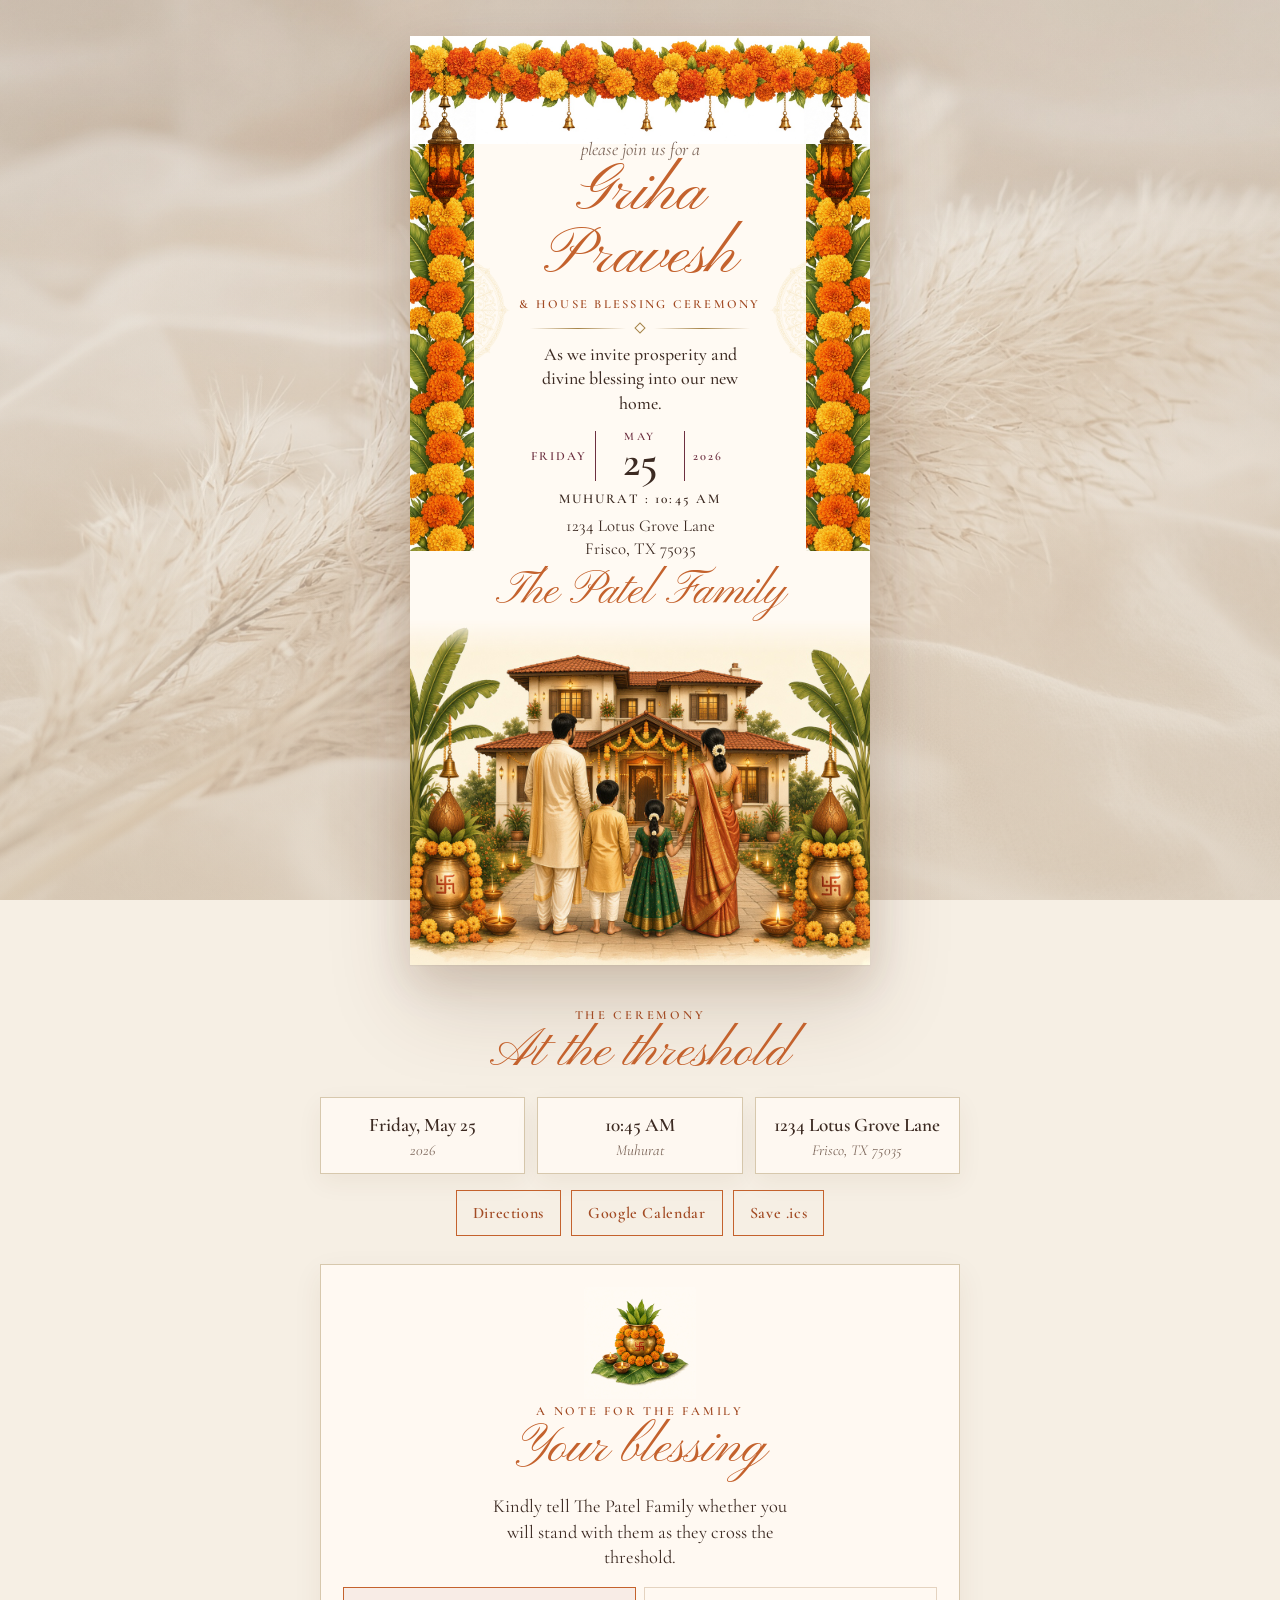
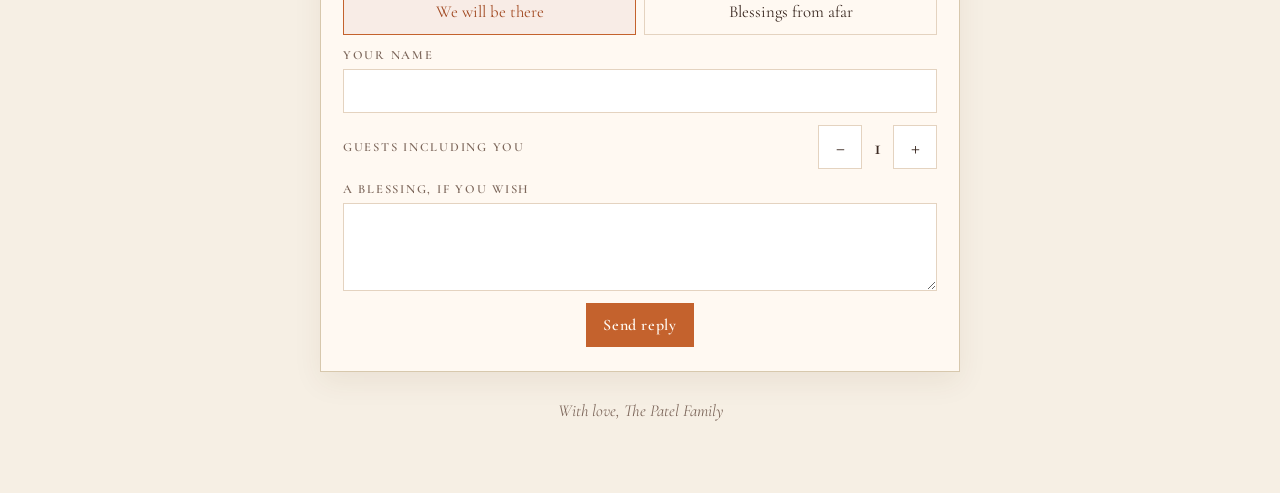
<file: index.html>
<!DOCTYPE html>
<html lang="en">
  <head>
    <meta charset="utf-8" />
    <meta name="viewport" content="width=device-width, initial-scale=1" />
    <title>Griha Pravesh · The Patel Family</title>
    <meta
      name="description"
      content="Please join the Patel family for Griha Pravesh, a house blessing ceremony on Friday, May 25, 2026 at 10:45 AM. 1234 Lotus Grove Lane, Frisco, Texas."
    />
    <meta name="theme-color" content="#F6EFE4" />
    <link rel="preconnect" href="https://fonts.googleapis.com" />
    <link rel="preconnect" href="https://fonts.gstatic.com" crossorigin />
    <link
      href="https://fonts.googleapis.com/css2?family=Cormorant+Garamond:ital,wght@0,400;0,500;0,600;0,700;1,400;1,500;1,600&family=Pinyon+Script&display=swap"
      rel="stylesheet"
    />
    <style>
      :root {
        --color-ivory: #f6efe4;
        --color-paper: #fffaf3;
        --color-ink: #3c2a22;
        --color-muted: #7d675b;
        --color-marigold: #c4622d;
        --color-saffron: #a24b24;
        --color-gold: #a68448;
        --color-maroon: #6d3040;
        --color-line: #e4d3c0;
        --font-script: "Pinyon Script", cursive;
        --font-serif: "Cormorant Garamond", Georgia, serif;
        --shadow-card:
          0 1px 1px rgba(90, 55, 25, 0.05), 0 16px 40px rgba(90, 50, 20, 0.14),
          0 42px 80px rgba(80, 45, 18, 0.16);
      }
      button:not(:disabled),
      [role="button"]:not(:disabled) {
        cursor: pointer;
      }
      html {
        scroll-behavior: smooth;
      }
      body {
        margin: 0;
        min-height: 100vh;
        color: var(--color-ink);
        font-family: var(--font-serif);
        background: var(--color-ivory);
      }
      @media (prefers-reduced-motion: reduce) {
        html {
          scroll-behavior: auto;
        }
        *,
        *::before,
        *::after {
          animation: none !important;
          transition: none !important;
        }
      }
      .stage {
        position: relative;
        min-height: 100vh;
        isolation: isolate;
      }
      .stage-bg {
        position: fixed;
        inset: 0;
        z-index: -2;
        background:
          linear-gradient(180deg, rgba(246, 239, 228, 0.42), rgba(243, 232, 216, 0.72)),
          url("art/pampas.jpg") center / cover no-repeat;
      }
      .stage-bg::after {
        content: "";
        position: absolute;
        inset: 0;
        background: radial-gradient(ellipse at center, transparent 40%, rgba(90, 60, 30, 0.08) 100%);
      }
      .wrap {
        width: min(880px, calc(100% - 32px));
        margin: 0 auto;
        padding: 36px 0 72px;
      }
      .card {
        position: relative;
        width: min(460px, 100%);
        margin: 0 auto;
        background: var(--color-paper);
        box-shadow: var(--shadow-card);
        isolation: isolate;
        overflow: hidden;
        animation: rise 900ms ease both;
      }
      @keyframes rise {
        from {
          opacity: 0;
          transform: translateY(16px);
        }
        to {
          opacity: 1;
          transform: none;
        }
      }
      .garland-top {
        position: relative;
        z-index: 4;
        height: 108px;
        overflow: hidden;
        pointer-events: none;
      }
      .garland-top img {
        width: 100%;
        height: 100%;
        object-fit: cover;
        object-position: center 46%;
        mix-blend-mode: multiply;
      }
      .side {
        position: absolute;
        top: 88px;
        height: 46%;
        width: 64px;
        z-index: 3;
        overflow: hidden;
        pointer-events: none;
      }
      .side img {
        position: absolute;
        top: 0;
        height: 100%;
        width: 180%;
        max-width: none;
        left: 50%;
        transform: translateX(-50%);
        object-fit: cover;
        object-position: center;
        mix-blend-mode: multiply;
      }
      .side-left {
        left: 0;
      }
      .side-right {
        right: 0;
      }
      .side-right img {
        transform: translateX(-50%) scaleX(-1);
      }
      .lantern {
        position: absolute;
        top: 22px;
        width: 64px;
        height: 168px;
        z-index: 5;
        object-fit: cover;
        object-position: center top;
        mix-blend-mode: multiply;
        pointer-events: none;
        animation: glow 3.6s ease-in-out infinite;
      }
      .lantern-left {
        left: 2px;
      }
      .lantern-right {
        right: 2px;
      }
      @keyframes glow {
        0%,
        100% {
          filter: brightness(1);
        }
        50% {
          filter: brightness(1.08);
        }
      }
      .copy {
        position: relative;
        z-index: 4;
        margin-top: -6px;
        padding: 0 76px 0;
        text-align: center;
      }
      .mandala {
        position: absolute;
        top: 210px;
        width: 132px;
        opacity: 0.42;
        mix-blend-mode: multiply;
        pointer-events: none;
        z-index: 1;
      }
      .mandala-left {
        left: -28px;
      }
      .mandala-right {
        right: -28px;
      }
      .kicker {
        margin: 0;
        font-style: italic;
        font-size: 1.15rem;
        color: var(--color-muted);
      }
      .title {
        margin: 2px 0 0;
        font-family: var(--font-script);
        font-weight: 400;
        font-size: 4.15rem;
        line-height: 0.95;
        color: var(--color-marigold);
      }
      .subtitle {
        margin: 8px 0 0;
        font-size: 0.78rem;
        font-weight: 600;
        letter-spacing: 0.18em;
        text-transform: uppercase;
        color: var(--color-saffron);
      }
      .flourish {
        display: flex;
        align-items: center;
        justify-content: center;
        gap: 10px;
        margin: 12px auto 10px;
        width: min(220px, 80%);
      }
      .flourish span {
        flex: 1;
        height: 1px;
        background: linear-gradient(90deg, transparent, var(--color-gold), transparent);
      }
      .flourish i {
        width: 6px;
        height: 6px;
        border: 1px solid var(--color-gold);
        transform: rotate(45deg);
      }
      .verse {
        margin: 0 auto;
        max-width: 26ch;
        font-size: 1.12rem;
        font-weight: 500;
        line-height: 1.35;
      }
      .datelock {
        display: grid;
        grid-template-columns: 1fr auto 1fr;
        align-items: center;
        gap: 8px;
        margin: 16px auto 4px;
        max-width: 280px;
      }
      .datelock-side {
        font-size: 0.78rem;
        font-weight: 600;
        letter-spacing: 0.16em;
        text-transform: uppercase;
        color: var(--color-maroon);
      }
      .datelock-side:first-child {
        text-align: right;
      }
      .datelock-side:last-child {
        text-align: left;
      }
      .datelock-mid {
        display: flex;
        flex-direction: column;
        align-items: center;
        min-width: 72px;
        padding: 0 8px;
        border-left: 1px solid var(--color-maroon);
        border-right: 1px solid var(--color-maroon);
      }
      .datelock-month {
        font-size: 0.72rem;
        font-weight: 600;
        letter-spacing: 0.22em;
        text-transform: uppercase;
        color: var(--color-maroon);
        line-height: 1;
      }
      .datelock-day {
        font-size: 2.7rem;
        font-weight: 600;
        line-height: 0.9;
      }
      .muhurat {
        margin: 10px 0 0;
        font-size: 0.84rem;
        font-weight: 600;
        letter-spacing: 0.16em;
        text-transform: uppercase;
      }
      .address {
        margin: 8px 0 0;
        font-size: 1.05rem;
        line-height: 1.35;
      }
      .family {
        margin: 10px 0 0;
        font-family: var(--font-script);
        font-size: 2.85rem;
        font-weight: 400;
        line-height: 1;
        color: var(--color-marigold);
      }
      .scene-wrap {
        position: relative;
        z-index: 4;
        margin-top: 4px;
        line-height: 0;
      }
      .scene-wrap img {
        width: 100%;
        height: auto;
        display: block;
        -webkit-mask-image: linear-gradient(to bottom, transparent 0%, #000 9%, #000 100%);
        mask-image: linear-gradient(to bottom, transparent 0%, #000 9%, #000 100%);
      }
      .gathering {
        width: min(640px, 100%);
        margin: 42px auto 0;
        animation: rise 900ms 120ms ease both;
      }
      .eyebrow {
        margin: 0;
        text-align: center;
        font-size: 0.78rem;
        font-weight: 600;
        letter-spacing: 0.22em;
        text-transform: uppercase;
        color: var(--color-saffron);
      }
      .script-h {
        margin: 2px 0 18px;
        text-align: center;
        font-family: var(--font-script);
        font-size: 3.4rem;
        font-weight: 400;
        line-height: 1;
        color: var(--color-marigold);
      }
      .facts {
        display: grid;
        grid-template-columns: repeat(3, 1fr);
        gap: 12px;
      }
      .fact {
        background: color-mix(in srgb, var(--color-paper) 88%, transparent);
        border: 1px solid color-mix(in srgb, var(--color-gold) 45%, white);
        padding: 16px 14px 14px;
        text-align: center;
        box-shadow: 0 8px 24px rgba(90, 50, 20, 0.06);
      }
      .fact b {
        display: block;
        font-size: 1.2rem;
        font-weight: 600;
        line-height: 1.2;
      }
      .fact span {
        display: block;
        margin-top: 4px;
        font-size: 0.95rem;
        font-style: italic;
        color: var(--color-muted);
      }
      .actions {
        display: flex;
        flex-wrap: wrap;
        justify-content: center;
        gap: 10px;
        margin: 16px 0 8px;
      }
      .btn {
        display: inline-flex;
        align-items: center;
        justify-content: center;
        gap: 8px;
        min-height: 44px;
        padding: 0 16px;
        border: 1px solid var(--color-marigold);
        background: transparent;
        color: var(--color-saffron);
        font-family: var(--font-serif);
        font-size: 1rem;
        font-weight: 600;
        letter-spacing: 0.04em;
        text-decoration: none;
      }
      .btn:hover {
        background: var(--color-marigold);
        color: var(--color-paper);
      }
      .btn svg {
        width: 16px;
        height: 16px;
      }
      .btn-solid {
        background: var(--color-marigold);
        color: var(--color-paper);
      }
      .btn-solid:hover {
        background: var(--color-saffron);
        color: var(--color-paper);
      }
      .rsvp {
        margin-top: 28px;
        background: color-mix(in srgb, var(--color-paper) 92%, transparent);
        border: 1px solid color-mix(in srgb, var(--color-gold) 45%, white);
        padding: 22px 22px 24px;
        box-shadow: 0 10px 28px rgba(90, 50, 20, 0.07);
        text-align: center;
      }
      .kalash {
        width: 112px;
        height: auto;
        margin: 0 auto 4px;
        mix-blend-mode: multiply;
        display: block;
      }
      .lead {
        margin: 0 auto 16px;
        max-width: 36ch;
        font-size: 1.15rem;
        line-height: 1.4;
      }
      .choice {
        display: grid;
        grid-template-columns: 1fr 1fr;
        gap: 8px;
        margin-bottom: 12px;
      }
      .choice button {
        min-height: 48px;
        border: 1px solid var(--color-line);
        background: transparent;
        color: var(--color-ink);
        font-family: var(--font-serif);
        font-size: 1.05rem;
        padding: 8px 10px;
      }
      .choice button[aria-pressed="true"] {
        border-color: var(--color-marigold);
        background: color-mix(in srgb, var(--color-marigold) 12%, white);
        color: var(--color-saffron);
      }
      .field {
        display: flex;
        flex-direction: column;
        gap: 6px;
        text-align: left;
        margin-bottom: 12px;
      }
      .field span,
      .stepper-label {
        font-size: 0.78rem;
        font-weight: 600;
        letter-spacing: 0.14em;
        text-transform: uppercase;
        color: var(--color-muted);
      }
      .field input,
      .field textarea {
        width: 100%;
        box-sizing: border-box;
        border: 1px solid var(--color-line);
        background: white;
        color: var(--color-ink);
        font-family: var(--font-serif);
        font-size: 1.15rem;
        padding: 10px 12px;
        outline: none;
      }
      .field textarea {
        min-height: 88px;
        resize: vertical;
      }
      .field input:focus,
      .field textarea:focus {
        border-color: var(--color-gold);
      }
      .stepper {
        display: flex;
        align-items: center;
        justify-content: space-between;
        gap: 12px;
        margin-bottom: 12px;
      }
      .stepper-controls {
        display: flex;
        align-items: center;
        gap: 8px;
      }
      .stepper-controls button {
        width: 44px;
        height: 44px;
        border: 1px solid var(--color-line);
        background: white;
        color: var(--color-ink);
        font-family: var(--font-serif);
        font-size: 1.4rem;
        line-height: 1;
      }
      .stepper-controls strong {
        min-width: 1.5ch;
        text-align: center;
        font-size: 1.35rem;
        font-weight: 600;
      }
      .form-error {
        margin: 0 0 10px;
        color: var(--color-maroon);
        font-style: italic;
      }
      .confirm {
        padding: 8px 8px 4px;
      }
      .confirm h3 {
        margin: 0;
        font-family: var(--font-script);
        font-size: 2.6rem;
        font-weight: 400;
        color: var(--color-marigold);
        line-height: 1;
      }
      .confirm p {
        margin: 8px auto 0;
        max-width: 36ch;
        font-size: 1.15rem;
        line-height: 1.45;
      }
      .meta {
        margin-top: 6px;
        font-style: italic;
        color: var(--color-muted);
      }
      .foot {
        margin: 28px 0 0;
        text-align: center;
        font-style: italic;
        color: var(--color-muted);
        font-size: 1.05rem;
      }
      [hidden] {
        display: none !important;
      }
      @media (max-width: 720px) {
        .wrap {
          width: min(100% - 20px, 880px);
          padding-top: 16px;
        }
        .facts {
          grid-template-columns: 1fr;
        }
        .copy {
          padding-left: 58px;
          padding-right: 58px;
        }
        .title {
          font-size: 3.15rem;
        }
        .family {
          font-size: 2.35rem;
        }
        .garland-top {
          height: 84px;
        }
        .lantern {
          width: 50px;
          height: 132px;
          top: 18px;
        }
        .side {
          width: 42px;
          top: 72px;
          height: 42%;
        }
        .mandala {
          width: 100px;
          top: 180px;
          opacity: 0.32;
        }
        .choice {
          grid-template-columns: 1fr;
        }
      }
      @media print {
        .stage-bg,
        .gathering {
          display: none;
        }
        .card {
          box-shadow: none;
          width: 100%;
        }
      }
    </style>
  </head>
  <body>
    <main class="stage">
      <div class="stage-bg" aria-hidden="true"></div>
      <div class="wrap">
        <article class="card" aria-label="Griha Pravesh invitation from the Patel family">
          <div class="garland-top"><img src="art/garland.jpg" alt="" /></div>
          <div class="side side-left" aria-hidden="true"><img src="art/side.jpg" alt="" /></div>
          <div class="side side-right" aria-hidden="true"><img src="art/side.jpg" alt="" /></div>
          <img class="lantern lantern-left" src="art/lantern.jpg" alt="" />
          <img class="lantern lantern-right" src="art/lantern.jpg" alt="" />
          <img class="mandala mandala-left" src="art/mandala.jpg" alt="" />
          <img class="mandala mandala-right" src="art/mandala.jpg" alt="" />
          <div class="copy">
            <p class="kicker">please join us for a</p>
            <h1 class="title">Griha Pravesh</h1>
            <p class="subtitle">& House Blessing Ceremony</p>
            <div class="flourish" aria-hidden="true"><span></span><i></i><span></span></div>
            <p class="verse">As we invite prosperity and divine blessing into our new home.</p>
            <div class="datelock">
              <div class="datelock-side">Friday</div>
              <div class="datelock-mid">
                <div class="datelock-month">May</div>
                <div class="datelock-day">25</div>
              </div>
              <div class="datelock-side">2026</div>
            </div>
            <p class="muhurat">Muhurat : 10:45 AM</p>
            <p class="address">1234 Lotus Grove Lane<br />Frisco, TX 75035</p>
            <p class="family">The Patel Family</p>
          </div>
          <div class="scene-wrap">
            <img src="art/scene.jpg" alt="The Patel family walking toward their marigold-draped new home" />
          </div>
        </article>

        <section class="gathering" aria-labelledby="gathering-title">
          <p class="eyebrow">The ceremony</p>
          <h2 class="script-h" id="gathering-title">At the threshold</h2>
          <div class="facts">
            <div class="fact"><b>Friday, May 25</b><span>2026</span></div>
            <div class="fact"><b>10:45 AM</b><span>Muhurat</span></div>
            <div class="fact"><b>1234 Lotus Grove Lane</b><span>Frisco, TX 75035</span></div>
          </div>
          <div class="actions">
            <a class="btn" href="https://www.google.com/maps/search/?api=1&query=1234%20Lotus%20Grove%20Lane%2C%20Frisco%2C%20TX%2075035" target="_blank" rel="noreferrer">Directions</a>
            <a class="btn" id="gcal" target="_blank" rel="noreferrer">Google Calendar</a>
            <button class="btn" type="button" id="ics">Save .ics</button>
          </div>
          <div class="rsvp">
            <img class="kalash" src="art/kalash.jpg" alt="" />
            <p class="eyebrow">A note for the family</p>
            <h2 class="script-h">Your blessing</h2>
            <form id="form">
              <p class="lead">Kindly tell The Patel Family whether you will stand with them as they cross the threshold.</p>
              <div class="choice" role="group" aria-label="Will you attend">
                <button type="button" id="coming-yes" aria-pressed="true">We will be there</button>
                <button type="button" id="coming-afar" aria-pressed="false">Blessings from afar</button>
              </div>
              <label class="field"><span>Your name</span><input id="name" autocomplete="name" maxlength="80" /></label>
              <div class="stepper" id="stepper">
                <span class="stepper-label">Guests including you</span>
                <div class="stepper-controls">
                  <button type="button" id="fewer" aria-label="Fewer guests">−</button>
                  <strong id="guest-count">1</strong>
                  <button type="button" id="more" aria-label="More guests">+</button>
                </div>
              </div>
              <label class="field"><span>A blessing, if you wish</span><textarea id="note" maxlength="400"></textarea></label>
              <p class="form-error" id="error" hidden>Please share your name.</p>
              <button class="btn btn-solid" type="submit" id="submit">Send reply</button>
            </form>
            <div class="confirm" id="confirm" hidden>
              <h3 id="confirm-title">We will look for you</h3>
              <p id="confirm-body"></p>
              <p class="meta" id="confirm-note" hidden></p>
              <p class="meta" id="confirm-where">Saved on this device only.</p>
              <div class="actions"><button class="btn" type="button" id="edit">Edit reply</button></div>
            </div>
          </div>
          <p class="foot">With love, The Patel Family</p>
        </section>
      </div>
    </main>
    <script>
      const KEY = "griha-pravesh-patel-reply";
      // Paste your Google Apps Script URL here. It must end with /exec. Leave "" until that script is deployed.
      const SHEET_URL = "https://script.google.com/macros/s/AKfycbyccc6lpBI6nw9CPlRm1aHGAPQM51-HeWSmaTjrWnAK_ek91e4apKFHhG8_8E_YqrK9dg/exec";
      const gcal = document.getElementById("gcal");
      gcal.href =
        "https://calendar.google.com/calendar/render?action=TEMPLATE&text=" +
        encodeURIComponent("Griha Pravesh — The Patel Family") +
        "&dates=20260525T154500Z/20260525T174500Z&details=" +
        encodeURIComponent("House blessing ceremony. Muhurat 10:45 AM.") +
        "&location=" +
        encodeURIComponent("1234 Lotus Grove Lane, Frisco, TX 75035");

      document.getElementById("ics").addEventListener("click", function () {
        const ics = [
          "BEGIN:VCALENDAR",
          "VERSION:2.0",
          "PRODID:-//Patel Family//Griha Pravesh//EN",
          "BEGIN:VEVENT",
          "UID:griha-pravesh-patel-20260525@invitation",
          "DTSTAMP:20260525T154500Z",
          "DTSTART:20260525T154500Z",
          "DTEND:20260525T174500Z",
          "SUMMARY:Griha Pravesh — The Patel Family",
          "DESCRIPTION:House blessing ceremony. Muhurat 10:45 AM.",
          "LOCATION:1234 Lotus Grove Lane\\, Frisco\\, TX 75035",
          "END:VEVENT",
          "END:VCALENDAR",
        ].join("\r\n");
        const a = document.createElement("a");
        a.href = URL.createObjectURL(new Blob([ics], { type: "text/calendar" }));
        a.download = "griha-pravesh-patel-family.ics";
        a.click();
        URL.revokeObjectURL(a.href);
      });

      const yesBtn = document.getElementById("coming-yes");
      const afarBtn = document.getElementById("coming-afar");
      const stepper = document.getElementById("stepper");
      const countEl = document.getElementById("guest-count");
      const nameEl = document.getElementById("name");
      const noteEl = document.getElementById("note");
      const form = document.getElementById("form");
      const confirm = document.getElementById("confirm");
      const error = document.getElementById("error");
      const submit = document.getElementById("submit");
      let coming = "yes";
      let guests = 1;
      let saved = null;

      function setComing(value) {
        coming = value;
        yesBtn.setAttribute("aria-pressed", String(value === "yes"));
        afarBtn.setAttribute("aria-pressed", String(value === "afar"));
        stepper.hidden = value !== "yes";
      }
      yesBtn.addEventListener("click", function () { setComing("yes"); });
      afarBtn.addEventListener("click", function () { setComing("afar"); });
      document.getElementById("fewer").addEventListener("click", function () {
        guests = Math.max(1, guests - 1);
        countEl.textContent = String(guests);
      });
      document.getElementById("more").addEventListener("click", function () {
        guests = Math.min(12, guests + 1);
        countEl.textContent = String(guests);
      });

      function showSaved(reply) {
        saved = reply;
        document.getElementById("confirm-title").textContent =
          reply.coming === "yes" ? "We will look for you" : "Your blessing is kept";
        const extra = reply.guests - 1;
        document.getElementById("confirm-body").textContent =
          reply.coming === "yes"
            ? reply.name + ", the door will be open for " + (reply.guests === 1 ? "you" : "you and " + extra + (extra === 1 ? " guest" : " guests")) + "."
            : reply.name + ", the Patel family will carry your wishes across the threshold.";
        const note = document.getElementById("confirm-note");
        if (reply.note) {
          note.hidden = false;
          note.textContent = "“" + reply.note + "”";
        } else {
          note.hidden = true;
        }
        form.hidden = true;
        confirm.hidden = false;
        document.getElementById("confirm-where").textContent = reply.sent
          ? "The Patel family has your reply."
          : "Saved on this device only.";
      }

      function showForm() {
        form.hidden = false;
        confirm.hidden = true;
        submit.textContent = saved ? "Update reply" : "Send reply";
        if (saved) {
          nameEl.value = saved.name;
          noteEl.value = saved.note;
          guests = saved.coming === "yes" ? Math.max(1, saved.guests) : 1;
          countEl.textContent = String(guests);
          setComing(saved.coming);
        }
      }

      form.addEventListener("submit", async function (event) {
        event.preventDefault();
        const name = nameEl.value.trim();
        if (!name) {
          error.hidden = false;
          error.textContent = "Please share your name.";
          nameEl.focus();
          return;
        }
        error.hidden = true;
        const reply = {
          name: name,
          guests: coming === "yes" ? guests : 0,
          coming: coming,
          note: noteEl.value.trim(),
          at: new Date().toISOString(),
          sent: false,
        };
        submit.disabled = true;
        submit.textContent = "Sending…";
        if (SHEET_URL) {
          try {
            await fetch(SHEET_URL, {
              method: "POST",
              mode: "no-cors",
              headers: { "Content-Type": "text/plain;charset=utf-8" },
              body: JSON.stringify(reply),
            });
            reply.sent = true;
          } catch (err) {
            error.hidden = false;
            error.textContent = "We could not send that. Please try again.";
            submit.disabled = false;
            submit.textContent = saved ? "Update reply" : "Send reply";
            return;
          }
        }
        localStorage.setItem(KEY, JSON.stringify(reply));
        showSaved(reply);
        submit.disabled = false;
      });
      document.getElementById("edit").addEventListener("click", showForm);

      try {
        const raw = localStorage.getItem(KEY);
        if (raw) {
          const reply = JSON.parse(raw);
          if (reply && typeof reply.name === "string") showSaved(reply);
        }
      } catch (err) {}
    </script>
  </body>
</html>
</file>
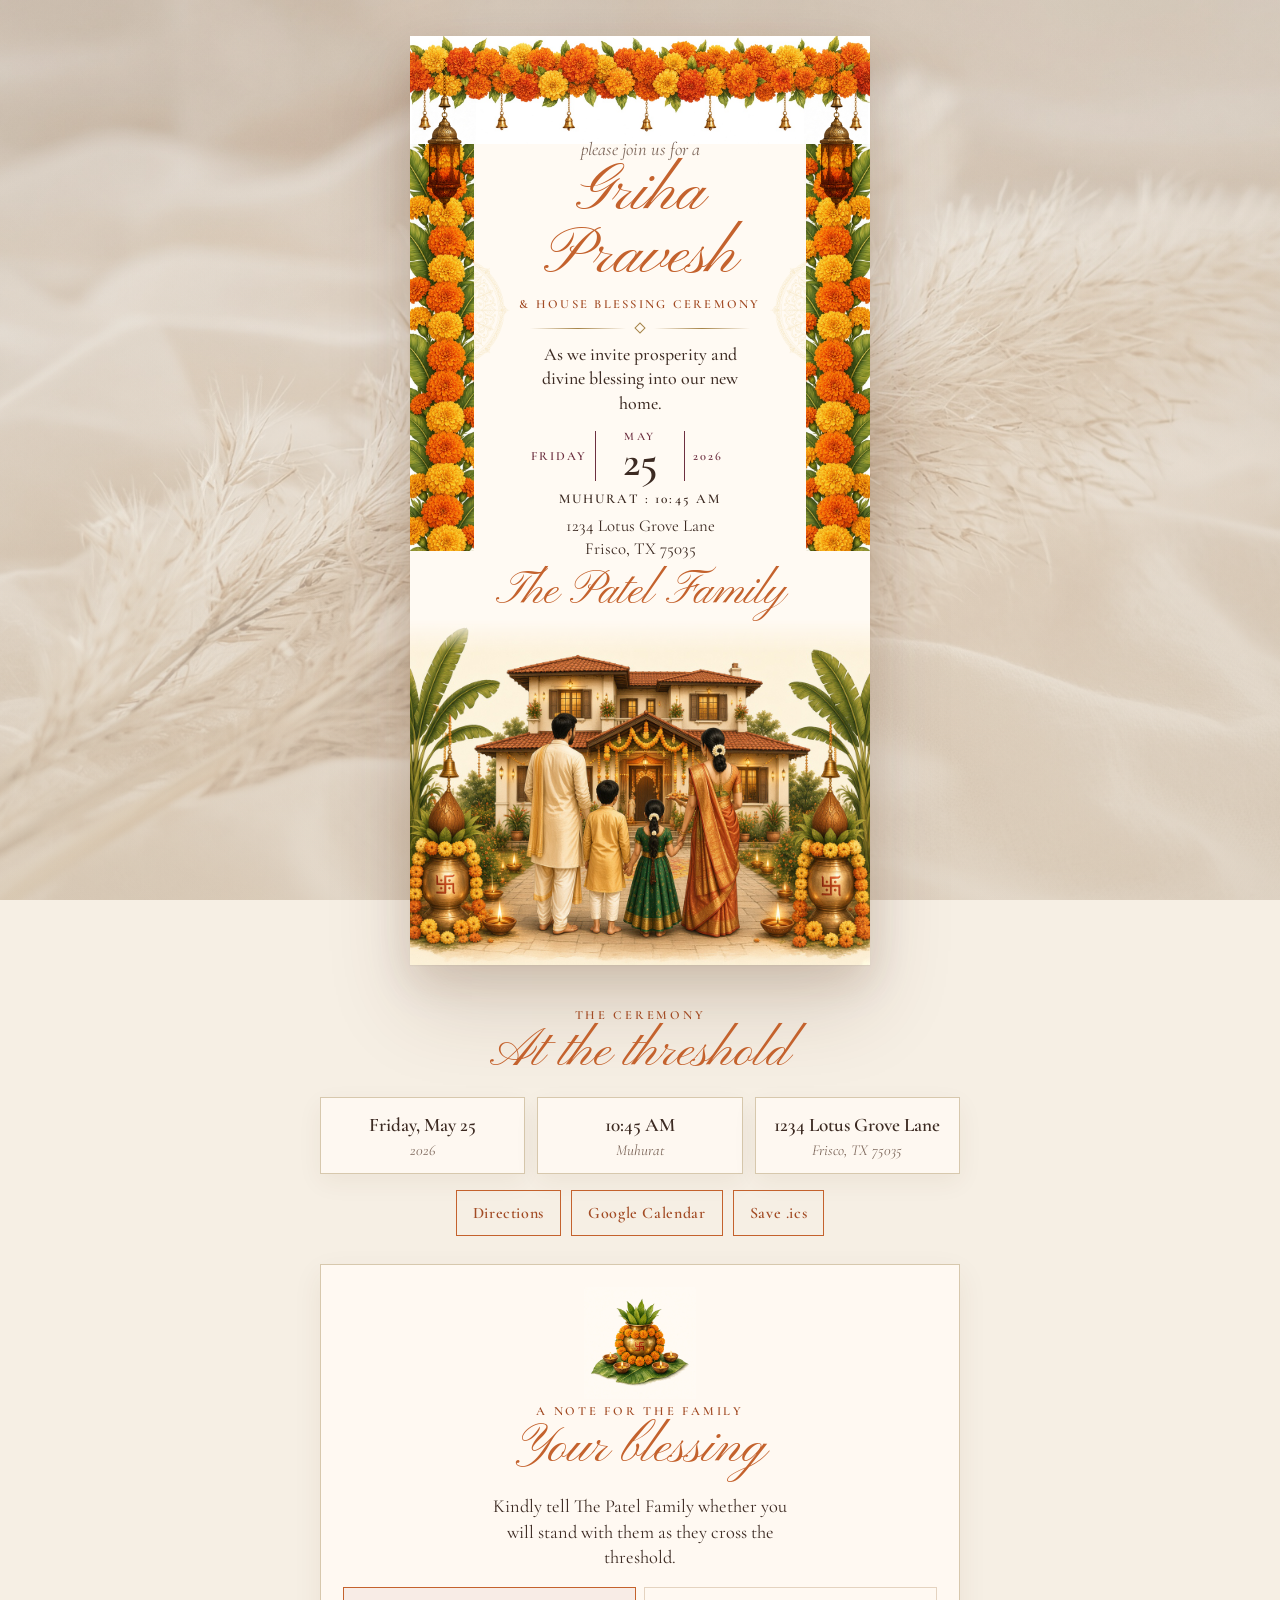
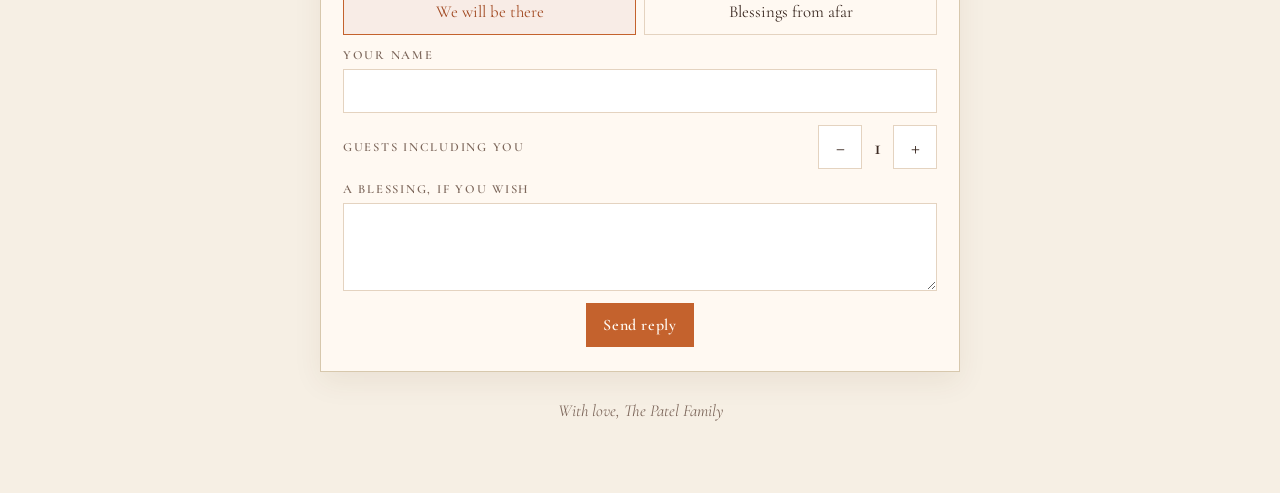
<file: griha-pravesh/index.html>
<!DOCTYPE html>
<html lang="en">
  <head>
    <meta charset="utf-8" />
    <meta name="viewport" content="width=device-width, initial-scale=1" />
    <title>Griha Pravesh · The Patel Family</title>
    <meta
      name="description"
      content="Please join the Patel family for Griha Pravesh, a house blessing ceremony on Friday, May 25, 2026 at 10:45 AM. 1234 Lotus Grove Lane, Frisco, Texas."
    />
    <meta name="theme-color" content="#F6EFE4" />
    <link rel="preconnect" href="https://fonts.googleapis.com" />
    <link rel="preconnect" href="https://fonts.gstatic.com" crossorigin />
    <link
      href="https://fonts.googleapis.com/css2?family=Cormorant+Garamond:ital,wght@0,400;0,500;0,600;0,700;1,400;1,500;1,600&family=Pinyon+Script&display=swap"
      rel="stylesheet"
    />
    <style>
      :root {
        --color-ivory: #f6efe4;
        --color-paper: #fffaf3;
        --color-ink: #3c2a22;
        --color-muted: #7d675b;
        --color-marigold: #c4622d;
        --color-saffron: #a24b24;
        --color-gold: #a68448;
        --color-maroon: #6d3040;
        --color-line: #e4d3c0;
        --font-script: "Pinyon Script", cursive;
        --font-serif: "Cormorant Garamond", Georgia, serif;
        --shadow-card:
          0 1px 1px rgba(90, 55, 25, 0.05), 0 16px 40px rgba(90, 50, 20, 0.14),
          0 42px 80px rgba(80, 45, 18, 0.16);
      }
      button:not(:disabled),
      [role="button"]:not(:disabled) {
        cursor: pointer;
      }
      html {
        scroll-behavior: smooth;
      }
      body {
        margin: 0;
        min-height: 100vh;
        color: var(--color-ink);
        font-family: var(--font-serif);
        background: var(--color-ivory);
      }
      @media (prefers-reduced-motion: reduce) {
        html {
          scroll-behavior: auto;
        }
        *,
        *::before,
        *::after {
          animation: none !important;
          transition: none !important;
        }
      }
      .stage {
        position: relative;
        min-height: 100vh;
        isolation: isolate;
      }
      .stage-bg {
        position: fixed;
        inset: 0;
        z-index: -2;
        background:
          linear-gradient(180deg, rgba(246, 239, 228, 0.42), rgba(243, 232, 216, 0.72)),
          url("art/pampas.jpg") center / cover no-repeat;
      }
      .stage-bg::after {
        content: "";
        position: absolute;
        inset: 0;
        background: radial-gradient(ellipse at center, transparent 40%, rgba(90, 60, 30, 0.08) 100%);
      }
      .wrap {
        width: min(880px, calc(100% - 32px));
        margin: 0 auto;
        padding: 36px 0 72px;
      }
      .card {
        position: relative;
        width: min(460px, 100%);
        margin: 0 auto;
        background: var(--color-paper);
        box-shadow: var(--shadow-card);
        isolation: isolate;
        overflow: hidden;
        animation: rise 900ms ease both;
      }
      @keyframes rise {
        from {
          opacity: 0;
          transform: translateY(16px);
        }
        to {
          opacity: 1;
          transform: none;
        }
      }
      .garland-top {
        position: relative;
        z-index: 4;
        height: 108px;
        overflow: hidden;
        pointer-events: none;
      }
      .garland-top img {
        width: 100%;
        height: 100%;
        object-fit: cover;
        object-position: center 46%;
        mix-blend-mode: multiply;
      }
      .side {
        position: absolute;
        top: 88px;
        height: 46%;
        width: 64px;
        z-index: 3;
        overflow: hidden;
        pointer-events: none;
      }
      .side img {
        position: absolute;
        top: 0;
        height: 100%;
        width: 180%;
        max-width: none;
        left: 50%;
        transform: translateX(-50%);
        object-fit: cover;
        object-position: center;
        mix-blend-mode: multiply;
      }
      .side-left {
        left: 0;
      }
      .side-right {
        right: 0;
      }
      .side-right img {
        transform: translateX(-50%) scaleX(-1);
      }
      .lantern {
        position: absolute;
        top: 22px;
        width: 64px;
        height: 168px;
        z-index: 5;
        object-fit: cover;
        object-position: center top;
        mix-blend-mode: multiply;
        pointer-events: none;
        animation: glow 3.6s ease-in-out infinite;
      }
      .lantern-left {
        left: 2px;
      }
      .lantern-right {
        right: 2px;
      }
      @keyframes glow {
        0%,
        100% {
          filter: brightness(1);
        }
        50% {
          filter: brightness(1.08);
        }
      }
      .copy {
        position: relative;
        z-index: 4;
        margin-top: -6px;
        padding: 0 76px 0;
        text-align: center;
      }
      .mandala {
        position: absolute;
        top: 210px;
        width: 132px;
        opacity: 0.42;
        mix-blend-mode: multiply;
        pointer-events: none;
        z-index: 1;
      }
      .mandala-left {
        left: -28px;
      }
      .mandala-right {
        right: -28px;
      }
      .kicker {
        margin: 0;
        font-style: italic;
        font-size: 1.15rem;
        color: var(--color-muted);
      }
      .title {
        margin: 2px 0 0;
        font-family: var(--font-script);
        font-weight: 400;
        font-size: 4.15rem;
        line-height: 0.95;
        color: var(--color-marigold);
      }
      .subtitle {
        margin: 8px 0 0;
        font-size: 0.78rem;
        font-weight: 600;
        letter-spacing: 0.18em;
        text-transform: uppercase;
        color: var(--color-saffron);
      }
      .flourish {
        display: flex;
        align-items: center;
        justify-content: center;
        gap: 10px;
        margin: 12px auto 10px;
        width: min(220px, 80%);
      }
      .flourish span {
        flex: 1;
        height: 1px;
        background: linear-gradient(90deg, transparent, var(--color-gold), transparent);
      }
      .flourish i {
        width: 6px;
        height: 6px;
        border: 1px solid var(--color-gold);
        transform: rotate(45deg);
      }
      .verse {
        margin: 0 auto;
        max-width: 26ch;
        font-size: 1.12rem;
        font-weight: 500;
        line-height: 1.35;
      }
      .datelock {
        display: grid;
        grid-template-columns: 1fr auto 1fr;
        align-items: center;
        gap: 8px;
        margin: 16px auto 4px;
        max-width: 280px;
      }
      .datelock-side {
        font-size: 0.78rem;
        font-weight: 600;
        letter-spacing: 0.16em;
        text-transform: uppercase;
        color: var(--color-maroon);
      }
      .datelock-side:first-child {
        text-align: right;
      }
      .datelock-side:last-child {
        text-align: left;
      }
      .datelock-mid {
        display: flex;
        flex-direction: column;
        align-items: center;
        min-width: 72px;
        padding: 0 8px;
        border-left: 1px solid var(--color-maroon);
        border-right: 1px solid var(--color-maroon);
      }
      .datelock-month {
        font-size: 0.72rem;
        font-weight: 600;
        letter-spacing: 0.22em;
        text-transform: uppercase;
        color: var(--color-maroon);
        line-height: 1;
      }
      .datelock-day {
        font-size: 2.7rem;
        font-weight: 600;
        line-height: 0.9;
      }
      .muhurat {
        margin: 10px 0 0;
        font-size: 0.84rem;
        font-weight: 600;
        letter-spacing: 0.16em;
        text-transform: uppercase;
      }
      .address {
        margin: 8px 0 0;
        font-size: 1.05rem;
        line-height: 1.35;
      }
      .family {
        margin: 10px 0 0;
        font-family: var(--font-script);
        font-size: 2.85rem;
        font-weight: 400;
        line-height: 1;
        color: var(--color-marigold);
      }
      .scene-wrap {
        position: relative;
        z-index: 4;
        margin-top: 4px;
        line-height: 0;
      }
      .scene-wrap img {
        width: 100%;
        height: auto;
        display: block;
        -webkit-mask-image: linear-gradient(to bottom, transparent 0%, #000 9%, #000 100%);
        mask-image: linear-gradient(to bottom, transparent 0%, #000 9%, #000 100%);
      }
      .gathering {
        width: min(640px, 100%);
        margin: 42px auto 0;
        animation: rise 900ms 120ms ease both;
      }
      .eyebrow {
        margin: 0;
        text-align: center;
        font-size: 0.78rem;
        font-weight: 600;
        letter-spacing: 0.22em;
        text-transform: uppercase;
        color: var(--color-saffron);
      }
      .script-h {
        margin: 2px 0 18px;
        text-align: center;
        font-family: var(--font-script);
        font-size: 3.4rem;
        font-weight: 400;
        line-height: 1;
        color: var(--color-marigold);
      }
      .facts {
        display: grid;
        grid-template-columns: repeat(3, 1fr);
        gap: 12px;
      }
      .fact {
        background: color-mix(in srgb, var(--color-paper) 88%, transparent);
        border: 1px solid color-mix(in srgb, var(--color-gold) 45%, white);
        padding: 16px 14px 14px;
        text-align: center;
        box-shadow: 0 8px 24px rgba(90, 50, 20, 0.06);
      }
      .fact b {
        display: block;
        font-size: 1.2rem;
        font-weight: 600;
        line-height: 1.2;
      }
      .fact span {
        display: block;
        margin-top: 4px;
        font-size: 0.95rem;
        font-style: italic;
        color: var(--color-muted);
      }
      .actions {
        display: flex;
        flex-wrap: wrap;
        justify-content: center;
        gap: 10px;
        margin: 16px 0 8px;
      }
      .btn {
        display: inline-flex;
        align-items: center;
        justify-content: center;
        gap: 8px;
        min-height: 44px;
        padding: 0 16px;
        border: 1px solid var(--color-marigold);
        background: transparent;
        color: var(--color-saffron);
        font-family: var(--font-serif);
        font-size: 1rem;
        font-weight: 600;
        letter-spacing: 0.04em;
        text-decoration: none;
      }
      .btn:hover {
        background: var(--color-marigold);
        color: var(--color-paper);
      }
      .btn svg {
        width: 16px;
        height: 16px;
      }
      .btn-solid {
        background: var(--color-marigold);
        color: var(--color-paper);
      }
      .btn-solid:hover {
        background: var(--color-saffron);
        color: var(--color-paper);
      }
      .rsvp {
        margin-top: 28px;
        background: color-mix(in srgb, var(--color-paper) 92%, transparent);
        border: 1px solid color-mix(in srgb, var(--color-gold) 45%, white);
        padding: 22px 22px 24px;
        box-shadow: 0 10px 28px rgba(90, 50, 20, 0.07);
        text-align: center;
      }
      .kalash {
        width: 112px;
        height: auto;
        margin: 0 auto 4px;
        mix-blend-mode: multiply;
        display: block;
      }
      .lead {
        margin: 0 auto 16px;
        max-width: 36ch;
        font-size: 1.15rem;
        line-height: 1.4;
      }
      .choice {
        display: grid;
        grid-template-columns: 1fr 1fr;
        gap: 8px;
        margin-bottom: 12px;
      }
      .choice button {
        min-height: 48px;
        border: 1px solid var(--color-line);
        background: transparent;
        color: var(--color-ink);
        font-family: var(--font-serif);
        font-size: 1.05rem;
        padding: 8px 10px;
      }
      .choice button[aria-pressed="true"] {
        border-color: var(--color-marigold);
        background: color-mix(in srgb, var(--color-marigold) 12%, white);
        color: var(--color-saffron);
      }
      .field {
        display: flex;
        flex-direction: column;
        gap: 6px;
        text-align: left;
        margin-bottom: 12px;
      }
      .field span,
      .stepper-label {
        font-size: 0.78rem;
        font-weight: 600;
        letter-spacing: 0.14em;
        text-transform: uppercase;
        color: var(--color-muted);
      }
      .field input,
      .field textarea {
        width: 100%;
        box-sizing: border-box;
        border: 1px solid var(--color-line);
        background: white;
        color: var(--color-ink);
        font-family: var(--font-serif);
        font-size: 1.15rem;
        padding: 10px 12px;
        outline: none;
      }
      .field textarea {
        min-height: 88px;
        resize: vertical;
      }
      .field input:focus,
      .field textarea:focus {
        border-color: var(--color-gold);
      }
      .stepper {
        display: flex;
        align-items: center;
        justify-content: space-between;
        gap: 12px;
        margin-bottom: 12px;
      }
      .stepper-controls {
        display: flex;
        align-items: center;
        gap: 8px;
      }
      .stepper-controls button {
        width: 44px;
        height: 44px;
        border: 1px solid var(--color-line);
        background: white;
        color: var(--color-ink);
        font-family: var(--font-serif);
        font-size: 1.4rem;
        line-height: 1;
      }
      .stepper-controls strong {
        min-width: 1.5ch;
        text-align: center;
        font-size: 1.35rem;
        font-weight: 600;
      }
      .form-error {
        margin: 0 0 10px;
        color: var(--color-maroon);
        font-style: italic;
      }
      .confirm {
        padding: 8px 8px 4px;
      }
      .confirm h3 {
        margin: 0;
        font-family: var(--font-script);
        font-size: 2.6rem;
        font-weight: 400;
        color: var(--color-marigold);
        line-height: 1;
      }
      .confirm p {
        margin: 8px auto 0;
        max-width: 36ch;
        font-size: 1.15rem;
        line-height: 1.45;
      }
      .meta {
        margin-top: 6px;
        font-style: italic;
        color: var(--color-muted);
      }
      .foot {
        margin: 28px 0 0;
        text-align: center;
        font-style: italic;
        color: var(--color-muted);
        font-size: 1.05rem;
      }
      [hidden] {
        display: none !important;
      }
      @media (max-width: 720px) {
        .wrap {
          width: min(100% - 20px, 880px);
          padding-top: 16px;
        }
        .facts {
          grid-template-columns: 1fr;
        }
        .copy {
          padding-left: 58px;
          padding-right: 58px;
        }
        .title {
          font-size: 3.15rem;
        }
        .family {
          font-size: 2.35rem;
        }
        .garland-top {
          height: 84px;
        }
        .lantern {
          width: 50px;
          height: 132px;
          top: 18px;
        }
        .side {
          width: 42px;
          top: 72px;
          height: 42%;
        }
        .mandala {
          width: 100px;
          top: 180px;
          opacity: 0.32;
        }
        .choice {
          grid-template-columns: 1fr;
        }
      }
      @media print {
        .stage-bg,
        .gathering {
          display: none;
        }
        .card {
          box-shadow: none;
          width: 100%;
        }
      }
    </style>
  </head>
  <body>
    <main class="stage">
      <div class="stage-bg" aria-hidden="true"></div>
      <div class="wrap">
        <article class="card" aria-label="Griha Pravesh invitation from the Patel family">
          <div class="garland-top"><img src="art/garland.jpg" alt="" /></div>
          <div class="side side-left" aria-hidden="true"><img src="art/side.jpg" alt="" /></div>
          <div class="side side-right" aria-hidden="true"><img src="art/side.jpg" alt="" /></div>
          <img class="lantern lantern-left" src="art/lantern.jpg" alt="" />
          <img class="lantern lantern-right" src="art/lantern.jpg" alt="" />
          <img class="mandala mandala-left" src="art/mandala.jpg" alt="" />
          <img class="mandala mandala-right" src="art/mandala.jpg" alt="" />
          <div class="copy">
            <p class="kicker">please join us for a</p>
            <h1 class="title">Griha Pravesh</h1>
            <p class="subtitle">& House Blessing Ceremony</p>
            <div class="flourish" aria-hidden="true"><span></span><i></i><span></span></div>
            <p class="verse">As we invite prosperity and divine blessing into our new home.</p>
            <div class="datelock">
              <div class="datelock-side">Friday</div>
              <div class="datelock-mid">
                <div class="datelock-month">May</div>
                <div class="datelock-day">25</div>
              </div>
              <div class="datelock-side">2026</div>
            </div>
            <p class="muhurat">Muhurat : 10:45 AM</p>
            <p class="address">1234 Lotus Grove Lane<br />Frisco, TX 75035</p>
            <p class="family">The Patel Family</p>
          </div>
          <div class="scene-wrap">
            <img src="art/scene.jpg" alt="The Patel family walking toward their marigold-draped new home" />
          </div>
        </article>

        <section class="gathering" aria-labelledby="gathering-title">
          <p class="eyebrow">The ceremony</p>
          <h2 class="script-h" id="gathering-title">At the threshold</h2>
          <div class="facts">
            <div class="fact"><b>Friday, May 25</b><span>2026</span></div>
            <div class="fact"><b>10:45 AM</b><span>Muhurat</span></div>
            <div class="fact"><b>1234 Lotus Grove Lane</b><span>Frisco, TX 75035</span></div>
          </div>
          <div class="actions">
            <a class="btn" href="https://www.google.com/maps/search/?api=1&query=1234%20Lotus%20Grove%20Lane%2C%20Frisco%2C%20TX%2075035" target="_blank" rel="noreferrer">Directions</a>
            <a class="btn" id="gcal" target="_blank" rel="noreferrer">Google Calendar</a>
            <button class="btn" type="button" id="ics">Save .ics</button>
          </div>
          <div class="rsvp">
            <img class="kalash" src="art/kalash.jpg" alt="" />
            <p class="eyebrow">A note for the family</p>
            <h2 class="script-h">Your blessing</h2>
            <form id="form">
              <p class="lead">Kindly tell The Patel Family whether you will stand with them as they cross the threshold.</p>
              <div class="choice" role="group" aria-label="Will you attend">
                <button type="button" id="coming-yes" aria-pressed="true">We will be there</button>
                <button type="button" id="coming-afar" aria-pressed="false">Blessings from afar</button>
              </div>
              <label class="field"><span>Your name</span><input id="name" autocomplete="name" maxlength="80" /></label>
              <div class="stepper" id="stepper">
                <span class="stepper-label">Guests including you</span>
                <div class="stepper-controls">
                  <button type="button" id="fewer" aria-label="Fewer guests">−</button>
                  <strong id="guest-count">1</strong>
                  <button type="button" id="more" aria-label="More guests">+</button>
                </div>
              </div>
              <label class="field"><span>A blessing, if you wish</span><textarea id="note" maxlength="400"></textarea></label>
              <p class="form-error" id="error" hidden>Please share your name.</p>
              <button class="btn btn-solid" type="submit" id="submit">Send reply</button>
            </form>
            <div class="confirm" id="confirm" hidden>
              <h3 id="confirm-title">We will look for you</h3>
              <p id="confirm-body"></p>
              <p class="meta" id="confirm-note" hidden></p>
              <p class="meta" id="confirm-where">Saved on this device only.</p>
              <div class="actions"><button class="btn" type="button" id="edit">Edit reply</button></div>
            </div>
          </div>
          <p class="foot">With love, The Patel Family</p>
        </section>
      </div>
    </main>
    <script>
      const KEY = "griha-pravesh-patel-reply";
      // Paste your Google Apps Script URL here. It must end with /exec. Leave "" until that script is deployed.
      const SHEET_URL = "";
      const gcal = document.getElementById("gcal");
      gcal.href =
        "https://calendar.google.com/calendar/render?action=TEMPLATE&text=" +
        encodeURIComponent("Griha Pravesh — The Patel Family") +
        "&dates=20260525T154500Z/20260525T174500Z&details=" +
        encodeURIComponent("House blessing ceremony. Muhurat 10:45 AM.") +
        "&location=" +
        encodeURIComponent("1234 Lotus Grove Lane, Frisco, TX 75035");

      document.getElementById("ics").addEventListener("click", function () {
        const ics = [
          "BEGIN:VCALENDAR",
          "VERSION:2.0",
          "PRODID:-//Patel Family//Griha Pravesh//EN",
          "BEGIN:VEVENT",
          "UID:griha-pravesh-patel-20260525@invitation",
          "DTSTAMP:20260525T154500Z",
          "DTSTART:20260525T154500Z",
          "DTEND:20260525T174500Z",
          "SUMMARY:Griha Pravesh — The Patel Family",
          "DESCRIPTION:House blessing ceremony. Muhurat 10:45 AM.",
          "LOCATION:1234 Lotus Grove Lane\\, Frisco\\, TX 75035",
          "END:VEVENT",
          "END:VCALENDAR",
        ].join("\r\n");
        const a = document.createElement("a");
        a.href = URL.createObjectURL(new Blob([ics], { type: "text/calendar" }));
        a.download = "griha-pravesh-patel-family.ics";
        a.click();
        URL.revokeObjectURL(a.href);
      });

      const yesBtn = document.getElementById("coming-yes");
      const afarBtn = document.getElementById("coming-afar");
      const stepper = document.getElementById("stepper");
      const countEl = document.getElementById("guest-count");
      const nameEl = document.getElementById("name");
      const noteEl = document.getElementById("note");
      const form = document.getElementById("form");
      const confirm = document.getElementById("confirm");
      const error = document.getElementById("error");
      const submit = document.getElementById("submit");
      let coming = "yes";
      let guests = 1;
      let saved = null;

      function setComing(value) {
        coming = value;
        yesBtn.setAttribute("aria-pressed", String(value === "yes"));
        afarBtn.setAttribute("aria-pressed", String(value === "afar"));
        stepper.hidden = value !== "yes";
      }
      yesBtn.addEventListener("click", function () { setComing("yes"); });
      afarBtn.addEventListener("click", function () { setComing("afar"); });
      document.getElementById("fewer").addEventListener("click", function () {
        guests = Math.max(1, guests - 1);
        countEl.textContent = String(guests);
      });
      document.getElementById("more").addEventListener("click", function () {
        guests = Math.min(12, guests + 1);
        countEl.textContent = String(guests);
      });

      function showSaved(reply) {
        saved = reply;
        document.getElementById("confirm-title").textContent =
          reply.coming === "yes" ? "We will look for you" : "Your blessing is kept";
        const extra = reply.guests - 1;
        document.getElementById("confirm-body").textContent =
          reply.coming === "yes"
            ? reply.name + ", the door will be open for " + (reply.guests === 1 ? "you" : "you and " + extra + (extra === 1 ? " guest" : " guests")) + "."
            : reply.name + ", the Patel family will carry your wishes across the threshold.";
        const note = document.getElementById("confirm-note");
        if (reply.note) {
          note.hidden = false;
          note.textContent = "“" + reply.note + "”";
        } else {
          note.hidden = true;
        }
        form.hidden = true;
        confirm.hidden = false;
        document.getElementById("confirm-where").textContent = reply.sent
          ? "The Patel family has your reply."
          : "Saved on this device only.";
      }

      function showForm() {
        form.hidden = false;
        confirm.hidden = true;
        submit.textContent = saved ? "Update reply" : "Send reply";
        if (saved) {
          nameEl.value = saved.name;
          noteEl.value = saved.note;
          guests = saved.coming === "yes" ? Math.max(1, saved.guests) : 1;
          countEl.textContent = String(guests);
          setComing(saved.coming);
        }
      }

      form.addEventListener("submit", async function (event) {
        event.preventDefault();
        const name = nameEl.value.trim();
        if (!name) {
          error.hidden = false;
          error.textContent = "Please share your name.";
          nameEl.focus();
          return;
        }
        error.hidden = true;
        const reply = {
          name: name,
          guests: coming === "yes" ? guests : 0,
          coming: coming,
          note: noteEl.value.trim(),
          at: new Date().toISOString(),
          sent: false,
        };
        submit.disabled = true;
        submit.textContent = "Sending…";
        if (SHEET_URL) {
          try {
            await fetch(SHEET_URL, {
              method: "POST",
              mode: "no-cors",
              headers: { "Content-Type": "text/plain;charset=utf-8" },
              body: JSON.stringify(reply),
            });
            reply.sent = true;
          } catch (err) {
            error.hidden = false;
            error.textContent = "We could not send that. Please try again.";
            submit.disabled = false;
            submit.textContent = saved ? "Update reply" : "Send reply";
            return;
          }
        }
        localStorage.setItem(KEY, JSON.stringify(reply));
        showSaved(reply);
        submit.disabled = false;
      });
      document.getElementById("edit").addEventListener("click", showForm);

      try {
        const raw = localStorage.getItem(KEY);
        if (raw) {
          const reply = JSON.parse(raw);
          if (reply && typeof reply.name === "string") showSaved(reply);
        }
      } catch (err) {}
    </script>
  </body>
</html>
</file>
